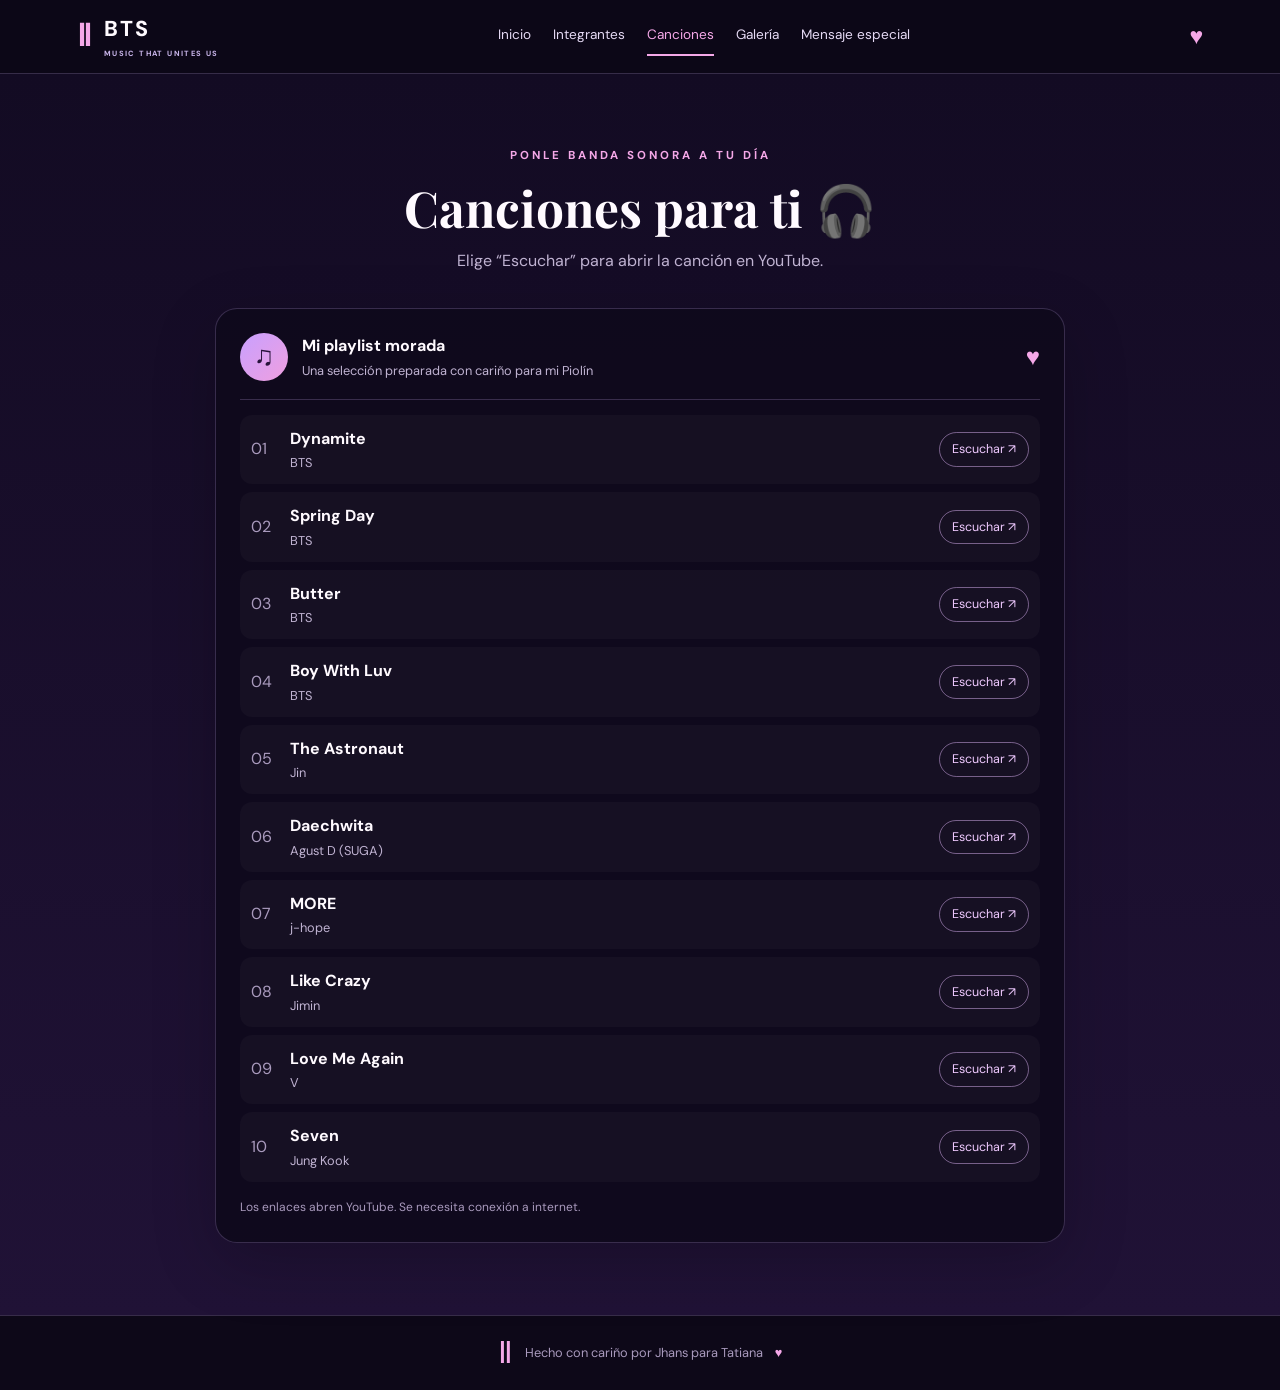
<file: canciones.html>
<!DOCTYPE html><html lang="es"><head><meta charset="UTF-8"><meta name="viewport" content="width=device-width, initial-scale=1"><meta name="theme-color" content="#10091f"><title>Canciones | BTS para mi Piolín</title><link rel="stylesheet" href="css/estilos.css"></head><body><header class="navbar">
<a class="brand" href="index.html"><span class="bts-mark">Ⅱ</span><span>BTS<small>MUSIC THAT UNITES US</small></span></a>
<button class="menu-toggle" id="menuToggle" aria-label="Abrir menú">☰</button>
<nav id="navLinks">
<a href="index.html" data-page="index.html">Inicio</a>
<a href="integrantes.html" data-page="integrantes.html">Integrantes</a>
<a href="canciones.html" data-page="canciones.html">Canciones</a>
<a href="galeria.html" data-page="galeria.html">Galería</a>
<a href="mensaje.html" data-page="mensaje.html">Mensaje especial</a>
</nav><a class="nav-heart" href="mensaje.html" aria-label="Mensaje especial">♥</a></header><main><section class="songs-section"><div class="section-heading"><p class="eyebrow">PONLE BANDA SONORA A TU DÍA</p><h2>Canciones para ti 🎧</h2><p>Elige “Escuchar” para abrir la canción en YouTube.</p></div><div class="song-panel"><div class="song-panel-heading"><span class="music-disc">♫</span><div><strong>Mi playlist morada</strong><small>Una selección preparada con cariño para mi Piolín</small></div><span class="pulse-heart">♥</span></div><div class="song-list" id="songList"></div><p class="note">Los enlaces abren YouTube. Se necesita conexión a internet.</p></div></section></main><footer><span class="bts-mark">Ⅱ</span><span>Hecho con cariño por Jhans para Tatiana</span><span class="footer-heart">♥</span></footer><script src="js/script.js"></script><script>document.querySelectorAll('[data-page]').forEach(a=>{if(a.dataset.page==='canciones.html')a.classList.add('active')});</script></body></html>
</file>
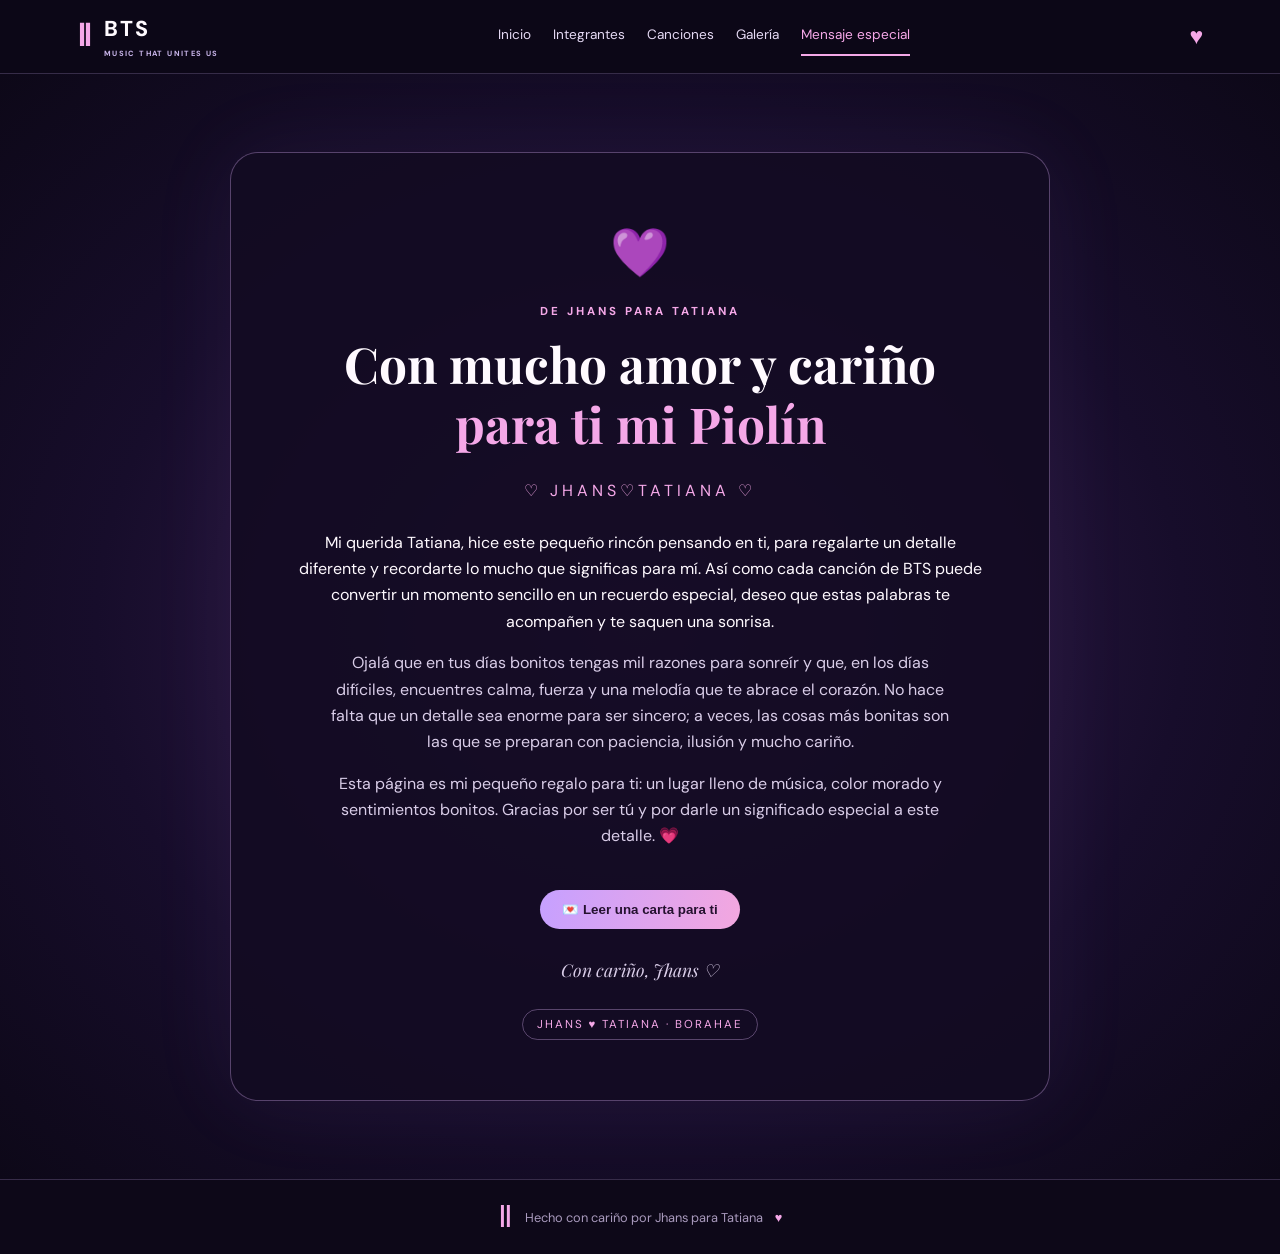
<file: mensaje.html>
<!DOCTYPE html><html lang="es"><head><meta charset="UTF-8"><meta name="viewport" content="width=device-width, initial-scale=1"><meta name="theme-color" content="#10091f"><title>Mensaje especial | BTS para mi Piolín</title><link rel="stylesheet" href="css/estilos.css"></head><body><header class="navbar">
<a class="brand" href="index.html"><span class="bts-mark">Ⅱ</span><span>BTS<small>MUSIC THAT UNITES US</small></span></a>
<button class="menu-toggle" id="menuToggle" aria-label="Abrir menú">☰</button>
<nav id="navLinks">
<a href="index.html" data-page="index.html">Inicio</a>
<a href="integrantes.html" data-page="integrantes.html">Integrantes</a>
<a href="canciones.html" data-page="canciones.html">Canciones</a>
<a href="galeria.html" data-page="galeria.html">Galería</a>
<a href="mensaje.html" data-page="mensaje.html">Mensaje especial</a>
</nav><a class="nav-heart" href="mensaje.html" aria-label="Mensaje especial">♥</a></header><main><section class="dedication-section" id="dedicatoria"><div class="dedication-card"><div class="dedication-symbol">💜</div><p class="eyebrow">DE JHANS PARA TATIANA</p><h2>Con mucho amor y cariño<br><span>para ti mi Piolín</span></h2><div class="ornament">♡ JHANS♡TATIANA ♡</div>Mi querida Tatiana, hice este pequeño rincón pensando en ti, para regalarte un detalle diferente y recordarte lo mucho que significas para mí. Así como cada canción de BTS puede convertir un momento sencillo en un recuerdo especial, deseo que estas palabras te acompañen y te saquen una sonrisa.</p><p>Ojalá que en tus días bonitos tengas mil razones para sonreír y que, en los días difíciles, encuentres calma, fuerza y una melodía que te abrace el corazón. No hace falta que un detalle sea enorme para ser sincero; a veces, las cosas más bonitas son las que se preparan con paciencia, ilusión y mucho cariño.</p><p>Esta página es mi pequeño regalo para ti: un lugar lleno de música, color morado y sentimientos bonitos. Gracias por ser tú y por darle un significado especial a este detalle. 💗</p><button class="surprise-btn" id="surpriseBtn">💌 Leer una carta para ti</button><p class="surprise-message" id="surpriseMessage" hidden>Piolín, si pudiera guardar un instante bonito en una canción, elegiría uno que me recuerde a ti. Si pudiera pintar un cielo para ti, lo llenaría de estrellas moradas; y si pudiera pedir un deseo, sería que la vida te regale tranquilidad, alegría y personas que te quieran de verdad. Espero que al leer esto sientas, aunque sea un poquito, todo el cariño con el que lo preparé. No es solo una página: es una forma sencilla de decirte que eres alguien especial para mí. Con mucho amor y cariño, Jhans. 💜</p><p class="signature">Con cariño, Jhans ♡</p><span class="borahae-badge">JHANS ♥ TATIANA · BORAHAE</span></div></section></main><footer><span class="bts-mark">Ⅱ</span><span>Hecho con cariño por Jhans para Tatiana</span><span class="footer-heart">♥</span></footer><script src="js/script.js"></script><script>document.querySelectorAll('[data-page]').forEach(a=>{if(a.dataset.page==='mensaje.html')a.classList.add('active')});</script></body></html>
</file>
<file: css/estilos.css>
@import url('https://fonts.googleapis.com/css2?family=DM+Sans:wght@400;500;600;700&family=Playfair+Display:wght@600;700&display=swap');
:root{--bg:#0d0818;--panel:#1a102c;--purple:#bd8cff;--pink:#f5a8e8;--text:#fffaff;--muted:#c0b3d2;--line:#d6b3ff36}
*{box-sizing:border-box;scroll-behavior:smooth}body{margin:0;background:var(--bg);color:var(--text);font-family:"DM Sans",sans-serif;line-height:1.65}a{color:inherit;text-decoration:none}
.navbar{min-height:74px;position:sticky;top:0;z-index:10;display:flex;align-items:center;justify-content:space-between;padding:12px 6%;background:#0d0818ed;border-bottom:1px solid var(--line);backdrop-filter:blur(18px)}
.brand{display:flex;align-items:center;gap:10px;font-weight:800;font-size:1.35rem;letter-spacing:2px}.brand small{display:block;font-size:.47rem;letter-spacing:1.4px;color:#c8b4e9}.bts-mark{font-size:1.9rem;color:var(--pink);line-height:1}.navbar nav{display:flex;gap:22px;font-size:.85rem;color:#e5d9f4}.navbar nav a{padding:7px 0;border-bottom:2px solid transparent}.navbar nav a:hover,.navbar nav a.active{color:var(--pink);border-color:var(--pink)}.nav-heart{font-size:1.45rem;color:var(--pink)}.menu-toggle{display:none;background:none;border:0;color:white;font-size:1.6rem}
.hero{min-height:520px;position:relative;display:flex;align-items:center;justify-content:center;text-align:center;overflow:hidden;background:radial-gradient(ellipse at center,#47276c,#160d2a 60%,#0d0818);padding:55px 5%}.hero-image{position:absolute;inset:0;background-image:linear-gradient(90deg,#10091f99,#10091f44,#10091f99),url("https://bts.ibighit.com/images/profile/proof/member/member-rm.jpg");background-size:cover;background-position:center 35%;filter:saturate(.75);opacity:.4;transform:scale(1.04)}.hero-overlay{position:absolute;inset:0;background:linear-gradient(0deg,#10091f 0%,transparent 28%,#10091f33 70%,#10091f88 100%)}.hero-content{position:relative;z-index:1;width:min(800px,95%)}.eyebrow{font-size:.72rem;letter-spacing:3px;color:var(--pink);font-weight:700;margin:0 0 13px}.hero h1{font-family:"Playfair Display",serif;font-size:clamp(3.5rem,8vw,6.5rem);line-height:1.05;margin:0;text-shadow:0 0 40px #c18bff77}.hero h1 span{color:var(--pink)}.hero-subtitle{margin:8px 0 20px;letter-spacing:5px;text-transform:uppercase;font-size:.8rem}.brush-message{display:inline-block;background:linear-gradient(100deg,#dcb9ff,#f8b5e6);color:#24112f;padding:13px 30px;transform:rotate(-1.5deg);font-family:"Playfair Display",serif;font-size:clamp(1.15rem,3vw,1.8rem);font-style:italic;line-height:1.4;box-shadow:0 8px 35px #0003}.primary-btn,.surprise-btn{display:inline-flex;gap:10px;align-items:center;justify-content:center;margin:25px auto 0;border:0;border-radius:999px;padding:12px 22px;background:linear-gradient(100deg,#c6a0ff,#f3a7df);color:#24112f;font-weight:800;cursor:pointer;transition:transform .2s}.primary-btn:hover,.surprise-btn:hover{transform:translateY(-3px)}.hero-side-note{position:absolute;right:5%;top:43%;font-family:"Playfair Display",serif;font-style:italic;color:#f1c5ff;letter-spacing:2px;transform:rotate(9deg)}.hero-side-note span{font-size:2.5rem}
.section,.songs-section,.gallery-section{padding:72px 6%}.section-heading{text-align:center;margin:0 auto 34px;max-width:720px}.section-heading h2,.dedication-card h2{font-family:"Playfair Display",serif;font-size:clamp(2rem,4vw,3.1rem);line-height:1.2;margin:0}.section-heading>p:last-child{color:var(--muted);margin-top:10px}
.members-grid{display:grid;grid-template-columns:repeat(4,minmax(0,1fr));gap:18px}.member-card{position:relative;overflow:hidden;border-radius:18px;background:linear-gradient(160deg,#2b1b43,#151022 78%);border:1px solid var(--line);transition:transform .25s,border-color .25s;box-shadow:0 15px 35px #0002}.member-card:hover{transform:translateY(-6px);border-color:#e0baff99}.member-photo-wrap{height:240px;position:relative;overflow:hidden;background:#291943}.member-photo{width:100%;height:100%;object-fit:cover;object-position:center 25%;display:block;transition:transform .5s}.member-card:hover .member-photo{transform:scale(1.06)}.photo-shade{position:absolute;inset:40% 0 0;background:linear-gradient(transparent,#1a102cf5)}.member-number{position:absolute;top:12px;left:12px;background:#170d28b8;border:1px solid #fff3;border-radius:99px;padding:3px 10px;font-size:.7rem}.member-content{position:relative;margin-top:-35px;padding:0 16px 18px}.member-content h3{text-align:center;font-size:1.25rem;margin:0}.member-role{text-align:center;color:var(--pink);font-size:.78rem;margin:2px 0 10px}.member-quote{text-align:center;color:#d9cde8;font-family:"Playfair Display",serif;font-style:italic;font-size:.9rem;min-height:46px}.member-songs{list-style:none;padding:0;margin:14px 0 0;display:grid;gap:7px}.member-songs li{display:flex;align-items:center;gap:8px;padding:8px 9px;background:#ffffff0a;border:1px solid #ffffff0d;border-radius:9px;font-size:.76rem}.member-songs a{flex:1}.member-songs a:hover{color:var(--pink)}.song-heart{color:var(--pink)}
.songs-section{background:linear-gradient(180deg,#130b23,#201236)}.song-panel{max-width:850px;margin:auto;background:#0f091ce8;border:1px solid var(--line);border-radius:22px;padding:24px;box-shadow:0 20px 65px #0003}.song-panel-heading{display:flex;align-items:center;gap:14px;padding-bottom:18px;border-bottom:1px solid var(--line)}.music-disc{width:48px;height:48px;border-radius:50%;display:grid;place-items:center;background:linear-gradient(135deg,#c8a0ff,#ef9fdf);color:#28133b;font-size:1.7rem}.song-panel-heading strong,.song-panel-heading small{display:block}.song-panel-heading small{font-size:.8rem;color:var(--muted)}.pulse-heart{margin-left:auto;color:var(--pink);font-size:1.5rem}.song-list{display:grid;gap:8px;padding-top:15px}.song-row{display:flex;align-items:center;gap:14px;padding:11px;border-radius:12px;background:#ffffff07}.song-row:hover{background:#ffffff12}.song-number{color:#a99abd;width:25px}.song-info{flex:1}.song-info strong,.song-info small{display:block}.song-info small{color:var(--muted);font-size:.8rem}.listen-link{border:1px solid #e5baff77;color:#efc9ff;padding:6px 12px;border-radius:999px;font-size:.78rem}.note{font-size:.75rem;color:#a99abd;margin:16px 0 0}
.gallery-grid{display:grid;grid-template-columns:repeat(4,1fr);gap:14px}.gallery-tile{height:235px;position:relative;border-radius:14px;overflow:hidden;border:1px solid var(--line);background:#28163f}.gallery-tile img{width:100%;height:100%;object-fit:cover;transition:transform .5s}.gallery-tile:hover img{transform:scale(1.08)}.gallery-tile span{position:absolute;left:0;right:0;bottom:0;padding:30px 12px 12px;background:linear-gradient(transparent,#10091fee);font-weight:700}
.dedication-section{padding:78px 6%;background:radial-gradient(ellipse at center,#392052,#170d2b 60%,#0d0818)}.dedication-card{max-width:820px;margin:auto;padding:clamp(28px,6vw,60px);text-align:center;border:1px solid #e2b5ff55;border-radius:28px;background:#130b23e8;box-shadow:0 0 90px #b78aff12}.dedication-symbol{font-size:3rem;margin-bottom:10px}.dedication-card h2 span{color:var(--pink)}.ornament{margin:25px;color:var(--pink);letter-spacing:4px}.dedication-card>p:not(.eyebrow){max-width:620px;margin:15px auto;color:#d9cde8}.surprise-message{color:#f6c5ed;background:#ffffff0a;border:1px solid #e7b7ff33;border-radius:16px;padding:20px;margin:20px auto;max-width:620px;font-family:"Playfair Display",serif;font-size:1.1rem;line-height:1.9}.signature{font-family:"Playfair Display",serif;font-style:italic;color:#e9c8ff;font-size:1.1rem;margin-top:26px!important}.borahae-badge{display:inline-block;border:1px solid #e5baff55;border-radius:999px;padding:5px 14px;font-size:.72rem;letter-spacing:2px;color:var(--pink);margin-top:10px}
footer{display:flex;justify-content:center;align-items:center;gap:12px;padding:22px;color:#a99abd;font-size:.8rem;border-top:1px solid var(--line)}.footer-heart{color:var(--pink)}
@media(max-width:1000px){.members-grid{grid-template-columns:repeat(3,minmax(0,1fr))}.gallery-grid{grid-template-columns:repeat(3,1fr)}.hero-side-note{right:2%}}
@media(max-width:720px){.navbar{padding:12px 5%}.menu-toggle{display:block}.nav-heart{display:none}.navbar nav{display:none;position:absolute;top:100%;left:0;right:0;background:#10091ff7;padding:18px 7%;flex-direction:column;gap:12px;border-bottom:1px solid var(--line)}.navbar nav.open{display:flex}.hero{min-height:500px}.hero-side-note{display:none}.section,.songs-section,.gallery-section{padding:58px 5%}.members-grid{grid-template-columns:repeat(2,minmax(0,1fr));gap:12px}.member-photo-wrap{height:200px}.member-content{padding:0 12px 14px}.gallery-grid{grid-template-columns:repeat(2,1fr)}.gallery-tile{height:185px}.song-panel{padding:16px}}
@media(max-width:460px){.members-grid{grid-template-columns:1fr}.member-photo-wrap{height:300px}.gallery-tile{height:150px}.song-row{gap:8px}.listen-link{padding:5px 8px;font-size:.7rem}}
@media(prefers-reduced-motion:reduce){*,*::before,*::after{scroll-behavior:auto!important;transition:none!important}}
</file>
